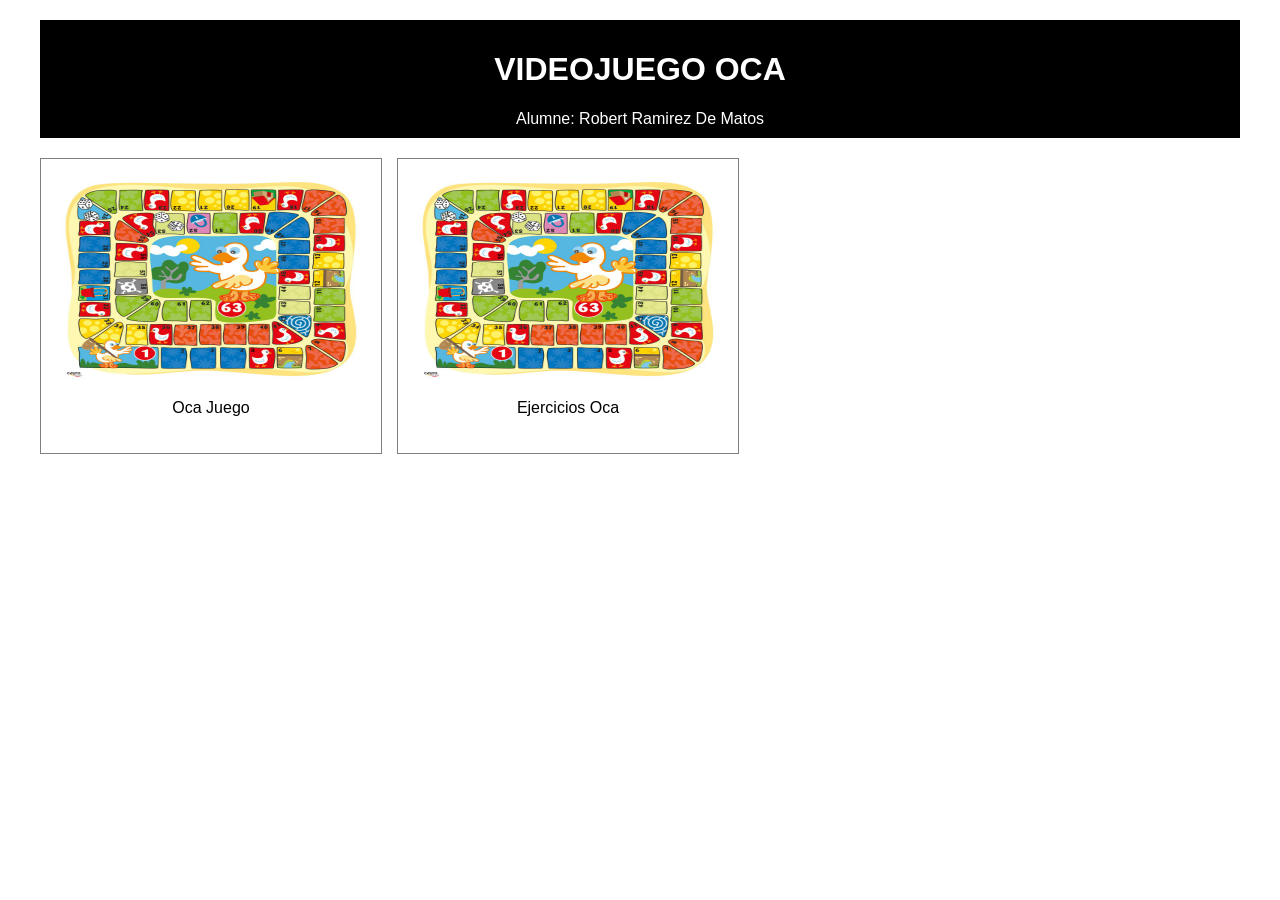
<file: index.html>
<!DOCTYPE html>
<html lang="en">
<head>
    <meta charset="UTF-8">
    <meta name="viewport" content="width=device-width, initial-scale=1.0">
    <title>Mini Jocs</title>
    <link rel="stylesheet" href="estilos.css">
</head>
<body>
    <main>
            <header>
                <h1>VIDEOJUEGO OCA</h1>
                <span>Alumne: Robert Ramirez De Matos</span>
            </header>

            <div class="galeria_global">
                <div class="galeria">
                    <a href="ocafinal/index.html" target="_blank">
                    <img src="imagenes/oca.jpg" alt="">
                    </a>
                    <p>Oca Juego</p>
                </div>

                <div class="galeria">
                    <a href="ejercicios/index.html" target="_blank">
                    <img src="imagenes/oca.jpg" alt="">
                     </a>
                    <p>Ejercicios Oca</p>
                </div>
            </div>

            

    </main>
</body>
</html>
</file>
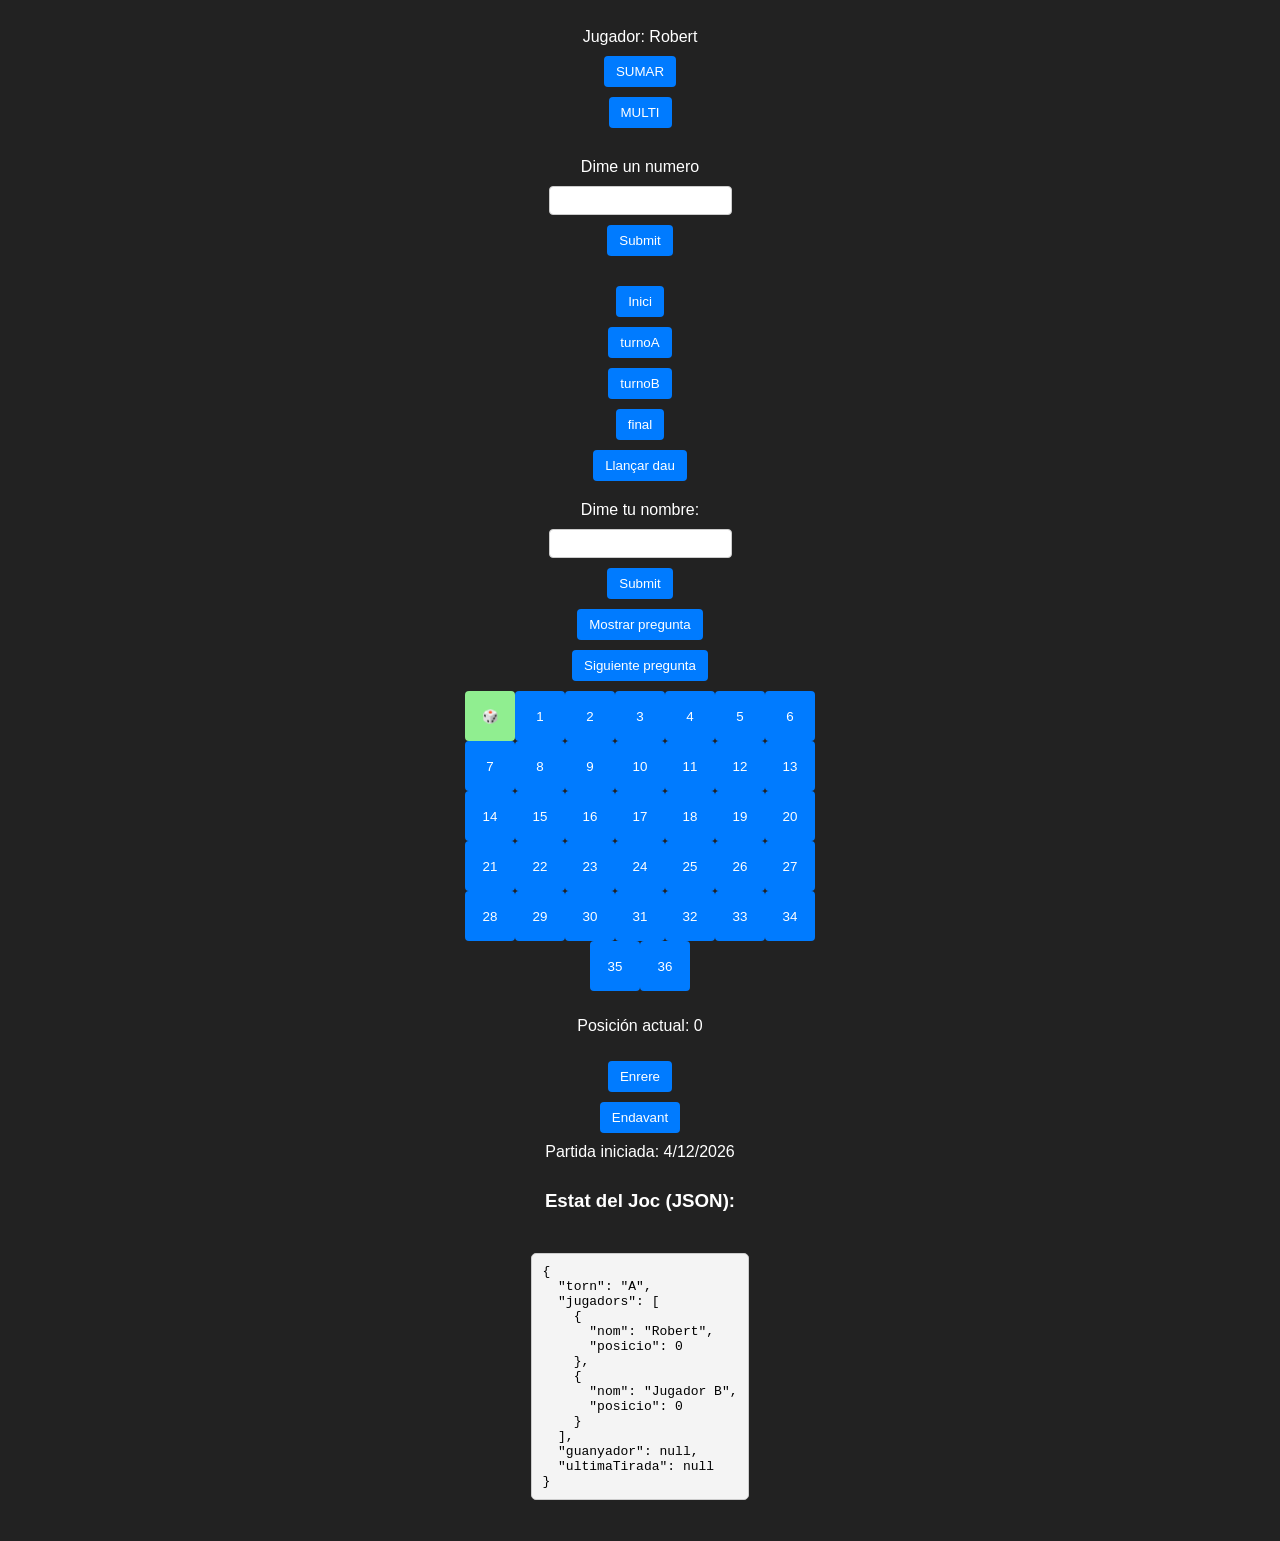
<file: ejercicios/index.html>
<!DOCTYPE html>
<html lang="en">
<head>
    <meta charset="UTF-8">
    <meta name="viewport" content="width=device-width, initial-scale=1.0">
    <title>IA1 - Vanilla JavaScript</title>
    <link rel="stylesheet" href="estilos.css">
</head>
<body>
    <div id="nombre" class="nombree">
        
    </div>

    <button id="sumar">SUMAR</button>
    <button id="multi">MULTI</button>

    <div id="resultado">

    </div>
    <div id="resultado2">

    </div>

    <label for="">Dime un numero</label>
    <input type="number" max="10" id="numeroo">
    <button id="conf">  Submit  </button>
    <div id="numeroo2">  
    </div>
    <div id="tabla">  
    </div>

    <button id="inici">Inici</button>
    <button id="turnoA">turnoA</button>
    <button id="turnoB">turnoB</button>
    <button id="final">final</button>
    <button id="dau">Llançar dau</button>
    <div id="dau_text">
    </div>
    <div id="lugar"></div>
    <div id="turnA"></div>

    <label for="">Dime tu nombre: </label>
    <input type="text" id="nom">
    <button id="nom_send">  Submit  </button>
    <div id="preguntass"></div>
    <div class="resultado"></div>
    <button id="mostrar_pregunta">Mostrar pregunta</button>
    <button id="siguiente_pregunta">Siguiente pregunta</button>
    <div id="tablero"></div>

<p>Posición actual: <span id="posicion">0</span></p>

<button id="atras">Enrere</button>
<button id="adelante">Endavant</button>

<div id="fecha"></div>
    <h3>Estat del Joc (JSON):</h3>
    <pre id="panel-json" style="background: #f4f4f4; color: black; padding: 10px; border-radius: 5px; border: 1px solid #ccc;"></pre>
    

    <script src="index.js">

    </script>
</body>
</html>
</file>
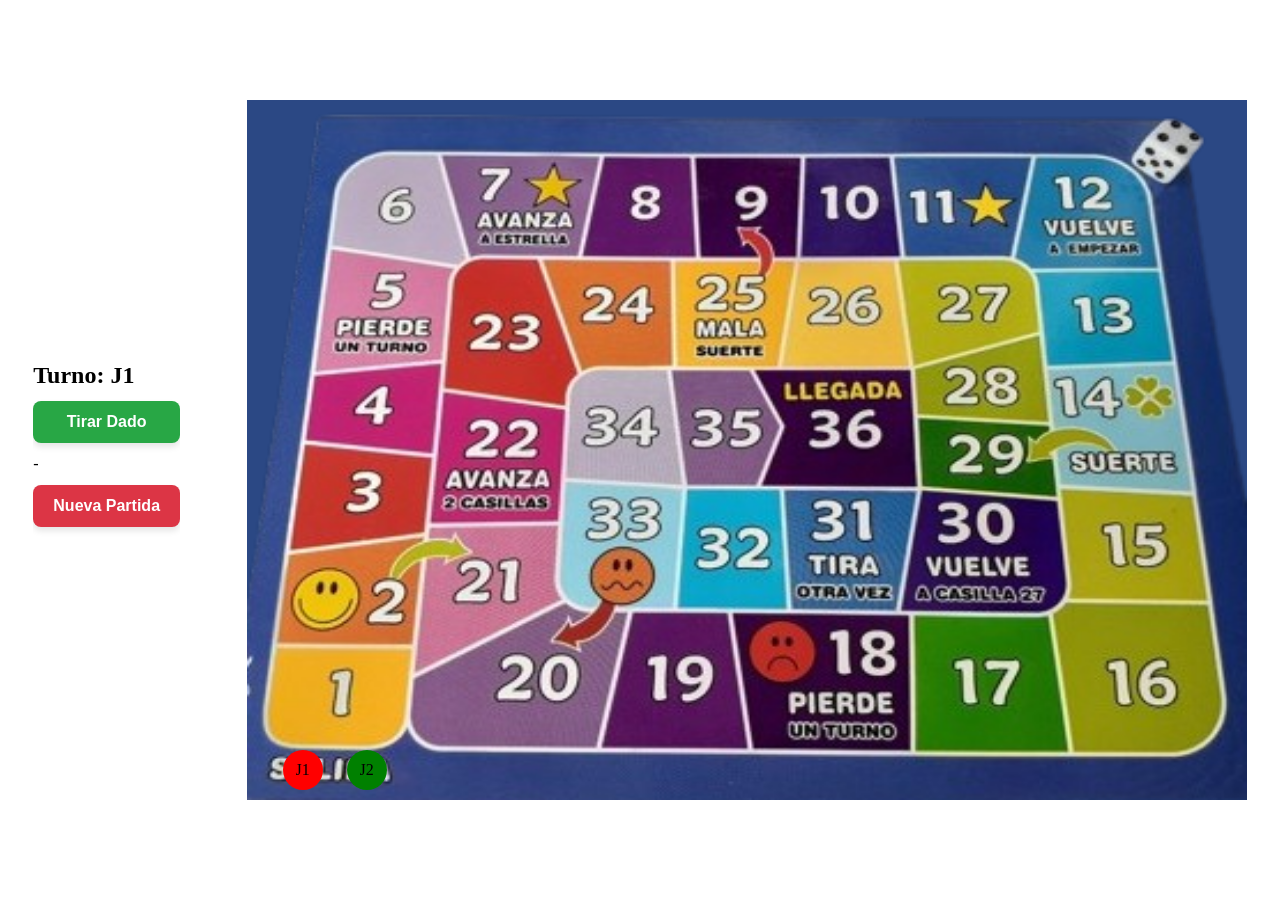
<file: ocafinal/index.html>
<!DOCTYPE html>
<html lang="es">
<head>
    <meta charset="UTF-8">
    <meta name="viewport" content="width=device-width, initial-scale=1.0">
    <title>Juego de la OCA</title>
    <link rel="stylesheet" href="estilos.css">
</head>
<body>

    <div class="container">

        <div class="panel-control">

            <h2>Turno: <span id="indicador-turno">J1</span></h2>

            <button id="btn-dado">Tirar Dado</button>

            <div id="resultado-dado" class="dado">-</div>

            <!-- Botón de Nueva Partida -->
            <button id="btn-reiniciar">Nueva Partida</button>

        </div>

        <div id="tablero" class="tablero">

            <img src="assets/tablero.png" alt="Tablero del juego">

            <div id="ficha1" class="ficha1">
                <span>J1</span>
            </div>

            <div id="ficha2" class="ficha2">
                <span>J2</span>
            </div>

        </div>

    </div>

    <script src="index.js"></script>

</body>
</html>
</file>
<file: estilos.css>
body {
  margin: 0;
  font-family: sans-serif;
}

header {
  text-align: center;
  background-color: black;
  color: white;
  padding: 10px 0;
  margin-bottom: 20px;
}

main {
  max-width: 1200px;
  margin: auto;
  justify-content: center;
  gap: 20px;
  flex-wrap: wrap;
  padding: 20px;
}

.galeria {
  width: 25%;
  padding: 20px;
  border: 1px solid gray;
}

img {
  width: 300px;
  height: 200px;
}

p {
  text-align: center;
  color: black;
}

.galeria_global{
    display: flex;
    gap: 15px;
}
</file>
<file: ejercicios/estilos.css>
body {
    background-color: #222;
    color: white;
    font-family: sans-serif;
    display: flex;
    flex-direction: column;
    align-items: center;
    gap: 10px;
    padding: 20px;
}

button {
    background: #007bff;
    color: white;
    border: none;
    padding: 8px 12px;
    border-radius: 4px;
    cursor: pointer;
}

input {
    padding: 6px;
    border-radius: 4px;
    border: 1px solid #ccc;
}

div {
    text-align: center;
}

div:empty {
    display: none; /* Oculta los divs vacíos de JS */
}

#tablero{
    color: white;
}
</file>
<file: ocafinal/estilos.css>
*{
    box-sizing: border-box;
    margin: 0 auto;
    padding: 0;
    overflow: hidden;
}

.container{
    display: flex;
    justify-content: center;
    align-items: center;
    height: 100vh;
}

.tablero{
    width: 1000px;
    height: 700px;
    position: relative;
}

.tablero img{
    width: 1000px;
    height: 700px;
    background-color: #2B4884;
}



#ficha1{
    width: 40px;
    height: 40px;
    background-color: red;
    position: absolute;
    border-radius: 50%;
    text-align: center;
    align-items: center;
    justify-content: center;
    bottom: 36px;
    left: 650px;
    display: flex;
}

#ficha2{
    width: 40px;
    height: 40px;
    background-color: green;
    position: absolute;
    border-radius: 50%;
    margin-left: 20px;
    text-align: center;
    align-items: center;
    justify-content: center;
    bottom: 100px;
    left: 80px;
    display: flex;
}

.panel-control button {
    display: block;
    width: 100%;
    max-width: 200px;
    margin: 12px auto;
    padding: 12px 20px;
    font-size: 16px;
    font-weight: bold;
    color: #ffffff;
    border: none;
    border-radius: 8px;
    cursor: pointer;
    transition: background-color 0.2s ease, transform 0.1s ease;
    box-shadow: 0 4px 6px rgba(0, 0, 0, 0.1);
}

#btn-dado {
    background-color: #28a745; /* Verde */
}

#btn-dado:hover {
    background-color: #218838;
    transform: translateY(-2px);
}

#btn-dado:active {
    transform: translateY(0);
}

#btn-reiniciar {
    background-color: #dc3545; /* Rojo */
}

#btn-reiniciar:hover {
    background-color: #c82333;
    transform: translateY(-2px);
}

#btn-reiniciar:active {
    transform: translateY(0);
}
</file>
